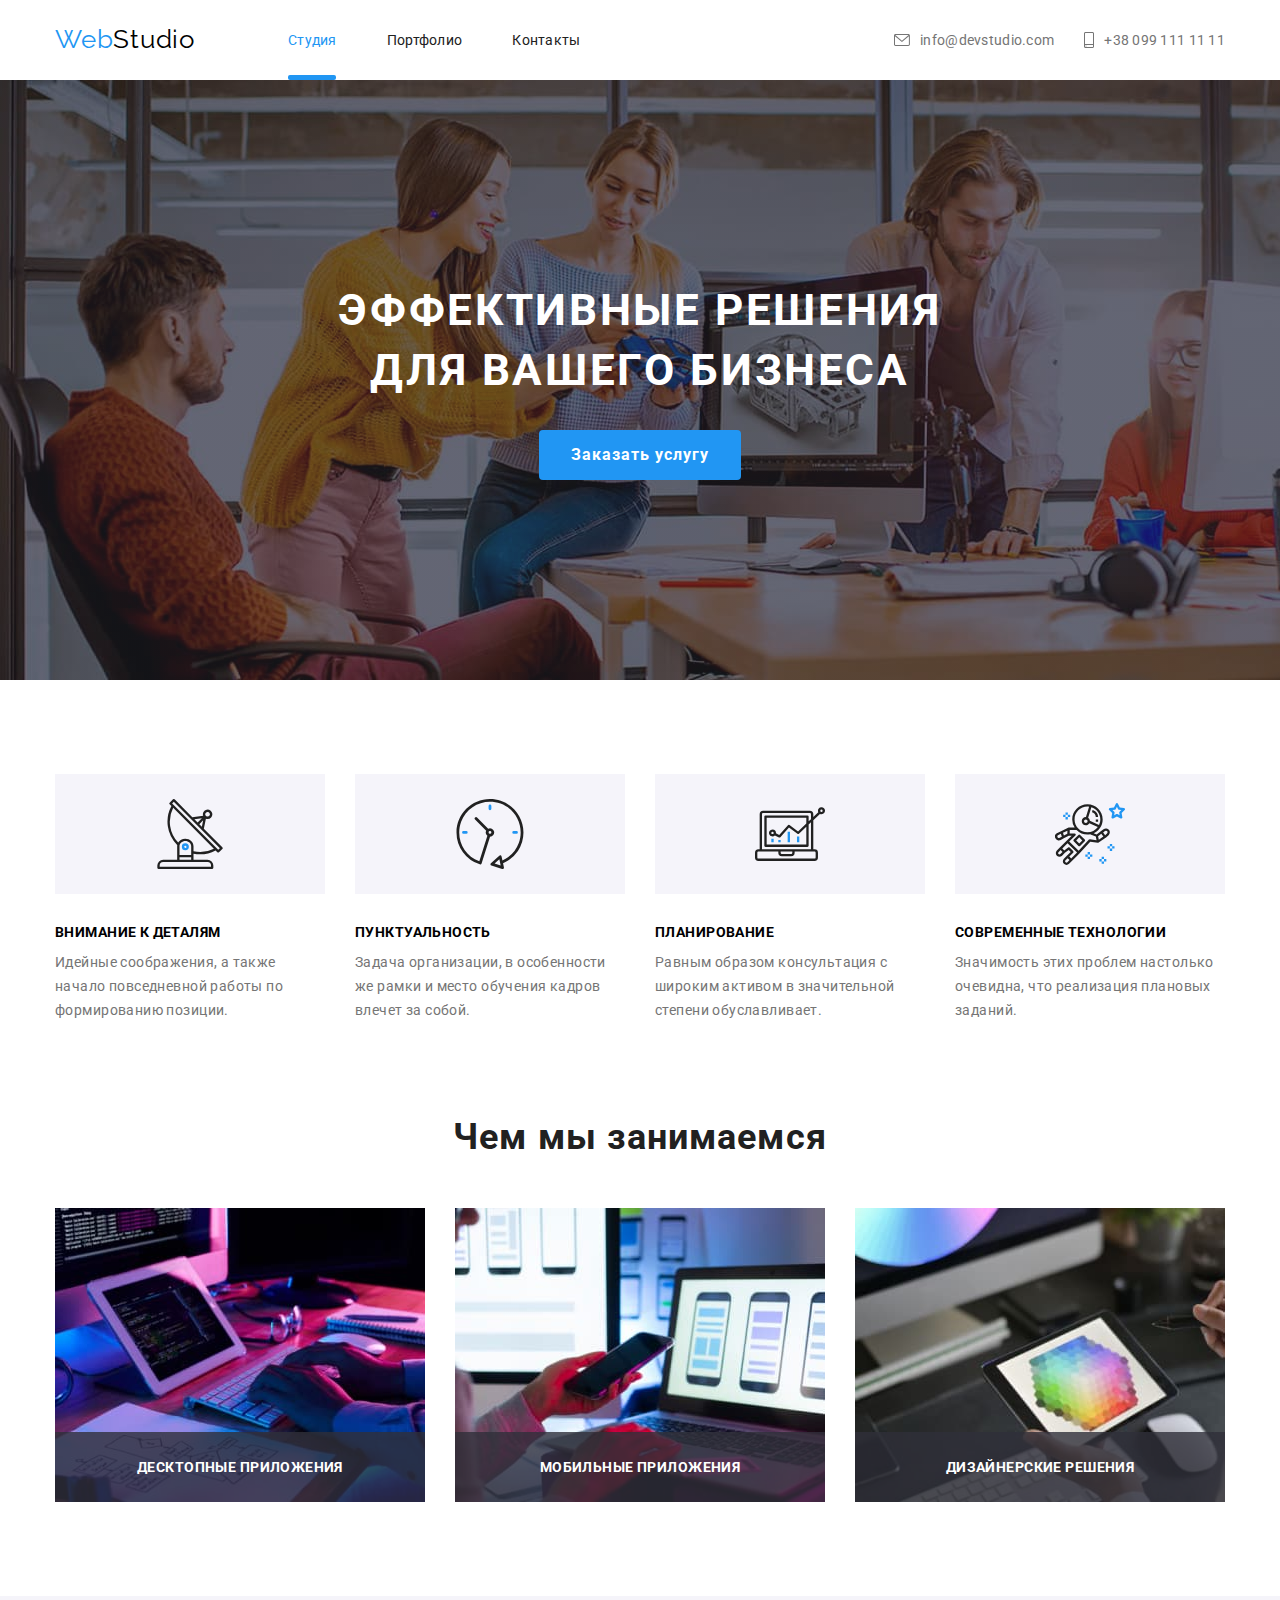
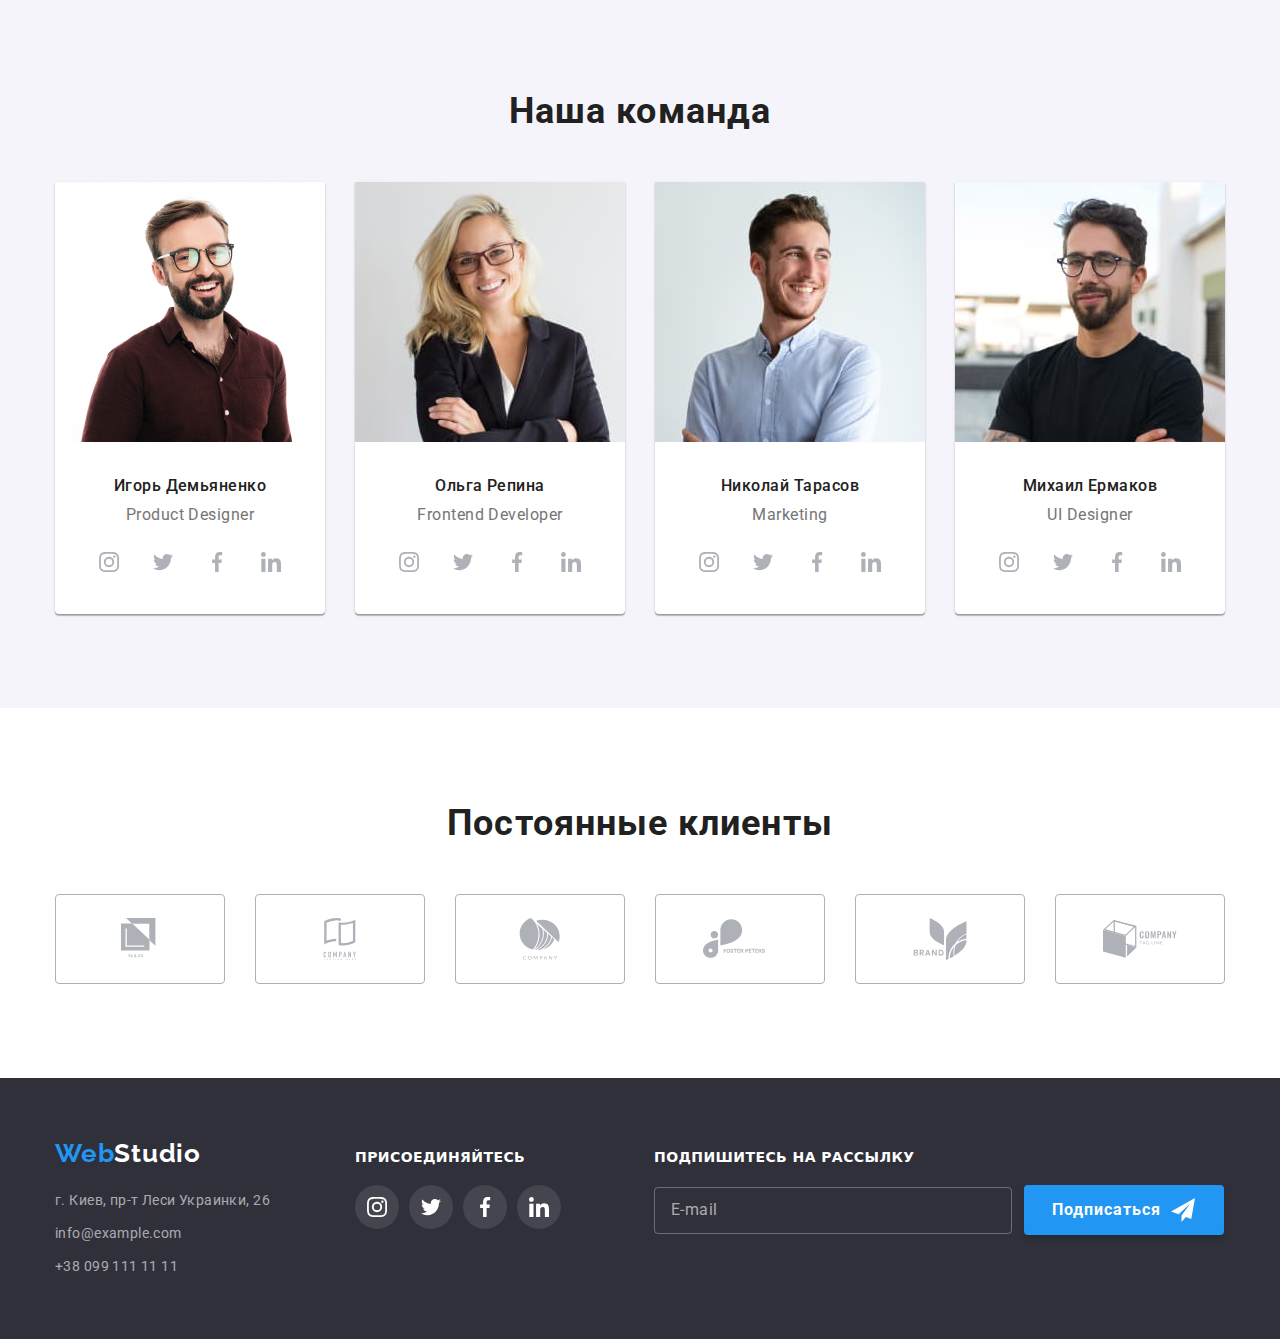
<file: index.html>
<!DOCTYPE html>
<html lang="en">
<head>
    <meta charset="UTF-8">
    <meta name="viewport" content="width=device-width, initial-scale=1.0">
    <title>goit-markup-hw-06</title>
    <link rel="stylesheet" href="./css/modern-normalize.css">
    <link rel="stylesheet" href="./css/index.css">
    <link rel="preconnect" href="https://fonts.gstatic.com">
    <link href="https://fonts.googleapis.com/css2?family=Raleway:wght@700&family=Roboto:wght@400;500;700;900&display=swap"
        rel="stylesheet">
</head>
<body>
    
    <header class="container header">
        <div class="navi-flex">
            <nav class="navigation">
                <a class="logo-text-frt" href="./index.html"> <span class="logo">Web</span>Studio</a>
                <ul class="site-nav">
                    <li class="item"> 
                        
                            <a class="nav-text-s position" href="./index.html">Студия</a>
                        
                    </li>
                    <li class="item"><a href="./portfolio.html">Портфолио</a></li>
                    <li class="item"><a href="#"> Контакты</a></li>
                </ul>
            </nav>
            <ul class="contacts-list">
                <li> <a class="contacts mail contacts-hover" href="mailto:info@devstudio.com">
                    <svg class="icon-envelope contacts-hover">
                        <use href="./images/symbol-defs.svg#icon-envelope"></use>
                    </svg>
                    info@devstudio.com
            </a></li>
                <li><a class="contacts phone contacts-hover" href="#">
                    <svg class="icon-smartphone contacts-hover">
                        <use href="./images/symbol-defs.svg#icon-smartphone"></use>
                    </svg> 
                    +38 099 111 11 11
                </a>
            </li>
            </ul>
        </div>
    </header>
    
    <main>
        <!-- Герой -->
        <div class="hero-block centered back-settings">
            <section class=" hero   container">
            <h1 class="hero-title">Эффективные решения <br> для вашего бизнеса</h1>

            <button data-modal-open class="btn-title">Заказать услугу</button>

            <div class="backdrop is-hidden" data-modal>

                <div class="modal">
                    
                    <button class="modal-close" data-modal-close>
                        <svg class="modal-svg">
                            <use href="./images/sprite.svg#icon-close-black"></use>
                        </svg>
                    </button>

                    <form class="modal-form">
                    

                            <h3 class="form-title">Оставьте свои данные, мы вам перезвоним</h3>

                            <div class="form-align">

                                <div class="form-field">
                                    <label for="input-person" class="form-label">имя</label>
                                    <div class="input-thumb">
                                        <input class="input-form" type="text" name="name" id="input-person">
                                        <svg class="form-icon" width="18px" height="18px">
                                            <use href="./images/forms-symbols.svg#icon-person-black"></use>
                                        </svg>
                                    </div>
    
                                </div>
    
                                <div class="form-field">
                                    <label for="input-tel" class="form-label">телефон</label>
                                    <div class="input-thumb">
                                        <input class="input-form" type="tel" name="tel" id="input-tel">
                                        <svg class="form-icon" width="18px" height="18px">
                                            <use href="./images/forms-symbols.svg#icon-phone-black"></use>
                                        </svg>
                                    </div>
                                </div>
                                
                                
                                <div class="form-field">
                                    <label for="input-mail" class="form-label">почта</label>
                                    <div class="input-thumb">
                                        <input class="input-form" type="email" name="mail" id="input-mail">
                                        <svg class="form-icon" width="18px" height="18px">
                                            <use href="./images/forms-symbols.svg#icon-email-black"></use>
                                        </svg>
                                    </div>
                                </div>
                                
                                
                                <div class="form-field-text">
                                    <label class="form-label">комментарий
                                        <textarea class="text-form" name="comment" cols="30" rows="10" placeholder="Введите текст"></textarea>
                                    </label>
                                    
                                </div>

                                <div class="form-policy">
                                    <label class="policy">
                                        <input class="checkbox" type="checkbox" name="accept">
                                        <svg class="check-icon" width="16px" height="15px">
                                            <use href="./images/forms-symbols.svg#icon-icon-check"></use>
                                        </svg>
                                        Cоглашаюсь с рассылкой и принимаю <a href="#">Условия договора</a> 
                                        
                                    </label>
                                    
                                </div>
                            </div>

                            <button class="form-btn" type="submit">отправить</button>
                    </form>


                </div>
            </div>

        </section>
        </div>
        
    </main>
        <!-- Преимущества -->
    <section>
    <div class="container">
        <h2 class=" advant-title visually-hidden">Преимущества</h2>
        <ul class="section-list-advant">
            <li class="item">
                <div class="icon-container">
                    <svg class="advant-icon">
                        <use href="./images/symbol-defs.svg#icon-antenna"></use>
                    </svg>
                </div>
                <h3 class="title-text-list title-font-list">Внимание к деталям</h3>
                <p class="text">Идейные соображения, а также<br> начало повседневной работы по формированию позиции.</p>
            </li>
            <li class="item">
                <div class="icon-container">
                    <svg class="advant-icon">
                        <use href="./images/symbol-defs.svg#icon-clock"></use>
                    </svg>
                </div>
                <h3 class="title-text-list title-font-list">Пунктуальность</h3>
                <p class="text">Задача организации, в особенности<br> же рамки и место обучения кадров влечет за собой.</p>
            </li>
            
            <li class="item">
                <div class="icon-container">
                    <svg class="advant-icon">
                        <use href="./images/symbol-defs.svg#icon-diagram"></use>
                    </svg>
                </div>
                <h3 class="title-text-list title-font-list">Планирование</h3>
                <p class="text">Равным образом консультация с<br> широким активом в значительной степени обуславливает.</p>
            </li>
            
            <li class="item">
                <div class="icon-container">
                    <svg class="advant-icon">
                        <use href="./images/symbol-defs.svg#icon-astronaut"></use>
                    </svg>
                </div>
                <h3 class="title-text-list title-font-list">Современные технологии</h3>
                <p class="text">Значимость этих проблем настолько<br> очевидна, что реализация плановых заданий.</p>
            </li>
        </ul>
        
    
</div>
    </section>
        
        <!-- Чем занимаются -->
    <section>
        <div class="container">
        <h2 class="title-text centered title-font">Чем мы занимаемся</h2>
        <ul class="section-list">

                <li class="product-thumb">
                    <img src="./images/box1.jpg" width="370" alt="Работа с кодом">
                    <p class="product-thumb-text">десктопные приложения</p>
                </li>
            
        
                <li class="product-thumb">
                    <img src="./images/box2.jpg" width="370" alt="Адаптация мобильной версии">
                        <p class="product-thumb-text">мобильные приложения</p>
                </li>
            
    
            
                <li class="product-thumb">
                    <img src="./images/box3.jpg" width="370" alt="Цветовая палитра">
                    <p class="product-thumb-text">дизайнерские решения</p>
                </li>
        
    
            
        </ul>
    </div>
    </section>
       
        <!-- Команда мечты -->
    <section class="back-color">
        <div class="container">
        <h2 class="title-text centered title-font back-padd">Наша команда</h2>
        <ul class="section-list-team centered">
            <li class="card-item">
                <img src="./images/img1.jpg" width="270" alt="фото">
                <h3 class="title-text-name title-font-name">Игорь Демьяненко</h3>
                <p class="p-text">Product Designer</p>
                <ul class="social-list">
                <li class="soc-item">
                    <a class="soc-link" href="#">
                    <svg class="soc-icon">
                        <use href="./images/symbol-defs.svg#icon-instagram">
                        </use>
                    </svg>
                    </a>
                </li>
                <li class="soc-item">
                    <a class="soc-link" href="#">
                    <svg class="soc-icon">
                        <use href="./images/symbol-defs.svg#icon-twitter">
                        </use>
                    </svg>
                    </a>
                </li>
                <li class="soc-item">
                    <a class="soc-link" href="#">
                    <svg class="soc-icon">
                        <use href="./images/symbol-defs.svg#icon-facebook">
                        </use>
                    </svg>
                    </a>
                </li>
                <li class="soc-item">
                    <a class="soc-link" href="#">
                    <svg class="soc-icon">
                        <use href="./images/symbol-defs.svg#icon-linkedin">
                        </use>
                    </svg>
                    </a>
                </li>
                </ul>
                  
            </li>
            <li class="card-item">
                <img src="./images/img2.jpg" width="270" alt="фото">
                <h3 class="title-text-name title-font-name">Ольга Репина</h3>
                <p class="p-text">Frontend Developer</p>
                <ul class="social-list">
                    <li class="soc-item">
                        <a class="soc-link" href="#">
                        <svg class="soc-icon">
                            <use href="./images/symbol-defs.svg#icon-instagram">
                            </use>
                        </svg>
                        </a>
                    </li>
                    <li class="soc-item">
                        <a class="soc-link" href="#">
                        <svg class="soc-icon">
                            <use href="./images/symbol-defs.svg#icon-twitter">
                            </use>
                        </svg>
                        </a>
                    </li>
                    <li class="soc-item">
                        <a class="soc-link" href="#">
                        <svg class="soc-icon">
                            <use href="./images/symbol-defs.svg#icon-facebook">
                            </use>
                        </svg>
                        </a>
                    </li>
                    <li class="soc-item">
                        <a class="soc-link" href="#">
                        <svg class="soc-icon">
                            <use href="./images/symbol-defs.svg#icon-linkedin">
                            </use>
                        </svg>
                        </a>
                    </li>
                </ul>
            
            </li>
            <li class="card-item">
                <img src="./images/img3.jpg" width="270" alt="фото">
                <h3 class="title-text-name title-font-name">Николай Тарасов</h3>
                <p class="p-text">Marketing</p>
                <ul class="social-list">
                    <li class="soc-item">
                        <a class="soc-link" href="#">
                        <svg class="soc-icon">
                            <use href="./images/symbol-defs.svg#icon-instagram">
                            </use>
                        </svg>
                        </a>
                    </li>
                    <li class="soc-item">
                        <a class="soc-link" href="#">
                        <svg class="soc-icon">
                            <use href="./images/symbol-defs.svg#icon-twitter">
                            </use>
                        </svg>
                        </a>
                    </li>
                    <li class="soc-item">
                        <a class="soc-link" href="#">
                        <svg class="soc-icon">
                            <use href="./images/symbol-defs.svg#icon-facebook">
                            </use>
                        </svg>
                        </a>
                    </li>
                    <li class="soc-item">
                        <a class="soc-link" href="#">
                        <svg class="soc-icon">
                            <use href="./images/symbol-defs.svg#icon-linkedin">
                            </use>
                        </svg>
                        </a>
                    </li>
                </ul>
            </li>
            <li class="card-item">
                <img src="./images/img4.jpg" width="270" alt="фото">
                <h3 class="title-text-name title-font-name">Михаил Ермаков</h3>
                <p class="p-text">UI Designer</p>
                <ul class="social-list">
                    <li class="soc-item">
                        <a class="soc-link" href="#">
                            <svg class="soc-icon">
                                <use href="./images/symbol-defs.svg#icon-instagram">
                                </use>
                            </svg>
                        </a>
                    </li>
                    <li class="soc-item">
                        <a class="soc-link" href="#">
                            <svg class="soc-icon">
                                <use href="./images/symbol-defs.svg#icon-twitter">
                                </use>
                            </svg>
                        </a>
                    </li>
                    <li class="soc-item">
                        <a class="soc-link" href="#">
                            <svg class="soc-icon">
                                <use href="./images/symbol-defs.svg#icon-facebook">
                                </use>
                            </svg>
                        </a>
                    </li>
                    <li class="soc-item">
                        <a class="soc-link" href="#">
                            <svg class="soc-icon">
                                <use href="./images/symbol-defs.svg#icon-linkedin">
                                </use>
                            </svg>
                        </a>
                    </li>
                </ul>
            </li>
            
        </ul>
    </div>
    </section>
        <!-- Клиенты -->
    <section>
        <div class="container">
            <h2 class="title-text centered title-font">Постоянные клиенты</h2>
            <ul class="clients-list">
                <li>
                    <a class="clients-link clients-hover" href="#">
                            <svg class="clients-logo clients-hover">
                                <use href="./images/symbol-defs.svg#icon-logo1"></use>
                            </svg>
                    </a>
                </li>
                <li>
                    <a class="clients-link clients-hover" href="#">
                        <svg class="clients-logo clients-hover">
                            <use href="./images/symbol-defs.svg#icon-logo2"></use>
                        </svg>
                    </a>
                </li>
                <li>
                    <a class="clients-link clients-hover" href="#">
                        <svg class="clients-logo clients-hover">
                            <use href="./images/symbol-defs.svg#icon-logo3"></use>
                        </svg>
                    </a>
                </li>
                <li>
                    <a class="clients-link clients-hover" href="#">
                        <svg class="clients-logo clients-hover">
                            <use href="./images/symbol-defs.svg#icon-logo4"></use>
                        </svg>
                    </a>
                </li>
                <li>
                    <a class="clients-link clients-hover" href="#">
                        <svg class="clients-logo clients-hover">
                            <use href="./images/symbol-defs.svg#icon-logo5"></use>
                        </svg>
                    </a>
                </li>
                <li>
                    <a class="clients-link clients-hover" href="#">
                        <svg class="clients-logo clients-hover">
                            <use href="./images/symbol-defs.svg#icon-logo6"></use>
                        </svg>
                    </a>
                </li>
            </ul>
        </div>
    </section>
        
        <!-- Контактные данные -->
        <footer class="bcg-section">
            <div class="container">
                <div class="footer">
                    <div class="address-container">
                        <h3 class="logo-text">Web<span class="logo-footer">Studio</span>
                        </h3>
                        <address class="footer-address">
                            <p><a class="a-title" href="#">г. Киев, пр-т Леси Украинки, 26</a></p>
                            <ul class="footer-list">
                                <li><a class="addres" href="mailto:info@example.com">info@example.com</a></li>
                                <li><a class="addres" href="tel:+380991111111">+38 099 111 11 11</a></li>
                            </ul>
                        </address>
                    </div>
        
                    <div class="soc-link-container">
                        <section class="connect-section">
                            <h3 class="soc-title">присоединяйтесь</h3>
                            <ul class="soc-link-list">
                                <li>
                                    <a class="social-link soc-item" href="#">
                                        <svg class="soc-icon">
                                            <use href="./images/symbol-defs.svg#icon-instagram"></use>
                                        </svg>
                                    </a>
                                </li>
                                <li>
                                    <a class="social-link soc-item" href="#">
                                        <svg class="soc-icon">
                                            <use href="./images/symbol-defs.svg#icon-twitter"></use>
                                        </svg>
                                    </a>
                                </li>
                                <li>
                                    <a class="social-link soc-item" href="#">
                                        <svg class="soc-icon">
                                            <use href="./images/symbol-defs.svg#icon-facebook"></use>
                                        </svg>
                                    </a>
                                </li>
                                <li>
                                    <a class="social-link soc-item" href="#">
                                        <svg class="soc-icon">
                                            <use href="./images/symbol-defs.svg#icon-linkedin"></use>
                                        </svg>
                                    </a>
                                </li>
                            </ul>
                        </section>
                    </div>
                    <div class="subscribe-thumb">
                        <form class="subscribe-form">
                            <h3 class="soc-title">подпишитесь на рассылку</h3>
                            <div class="subscribe-line">
                                <label>
                                    <input class="input-subscribe" type="email" name="mail" placeholder="E-mail">
        
                                </label>
        
                                <button class="form-btn-subscribe" type="submit">Подписаться
                                    <svg class="subscribe-icon" width="24px" height="24px">
                                        <use href="./images/forms-symbols.svg#icon-icon-send"></use>
                                    </svg>
                                </button>
        
                            </div>
        
                        </form>
                    </div>
        
                </div>
        
            </div>
        
        
        
        
        </footer>
        
    <script src="./js/modal.js"></script>
</body>
</html>
</file>
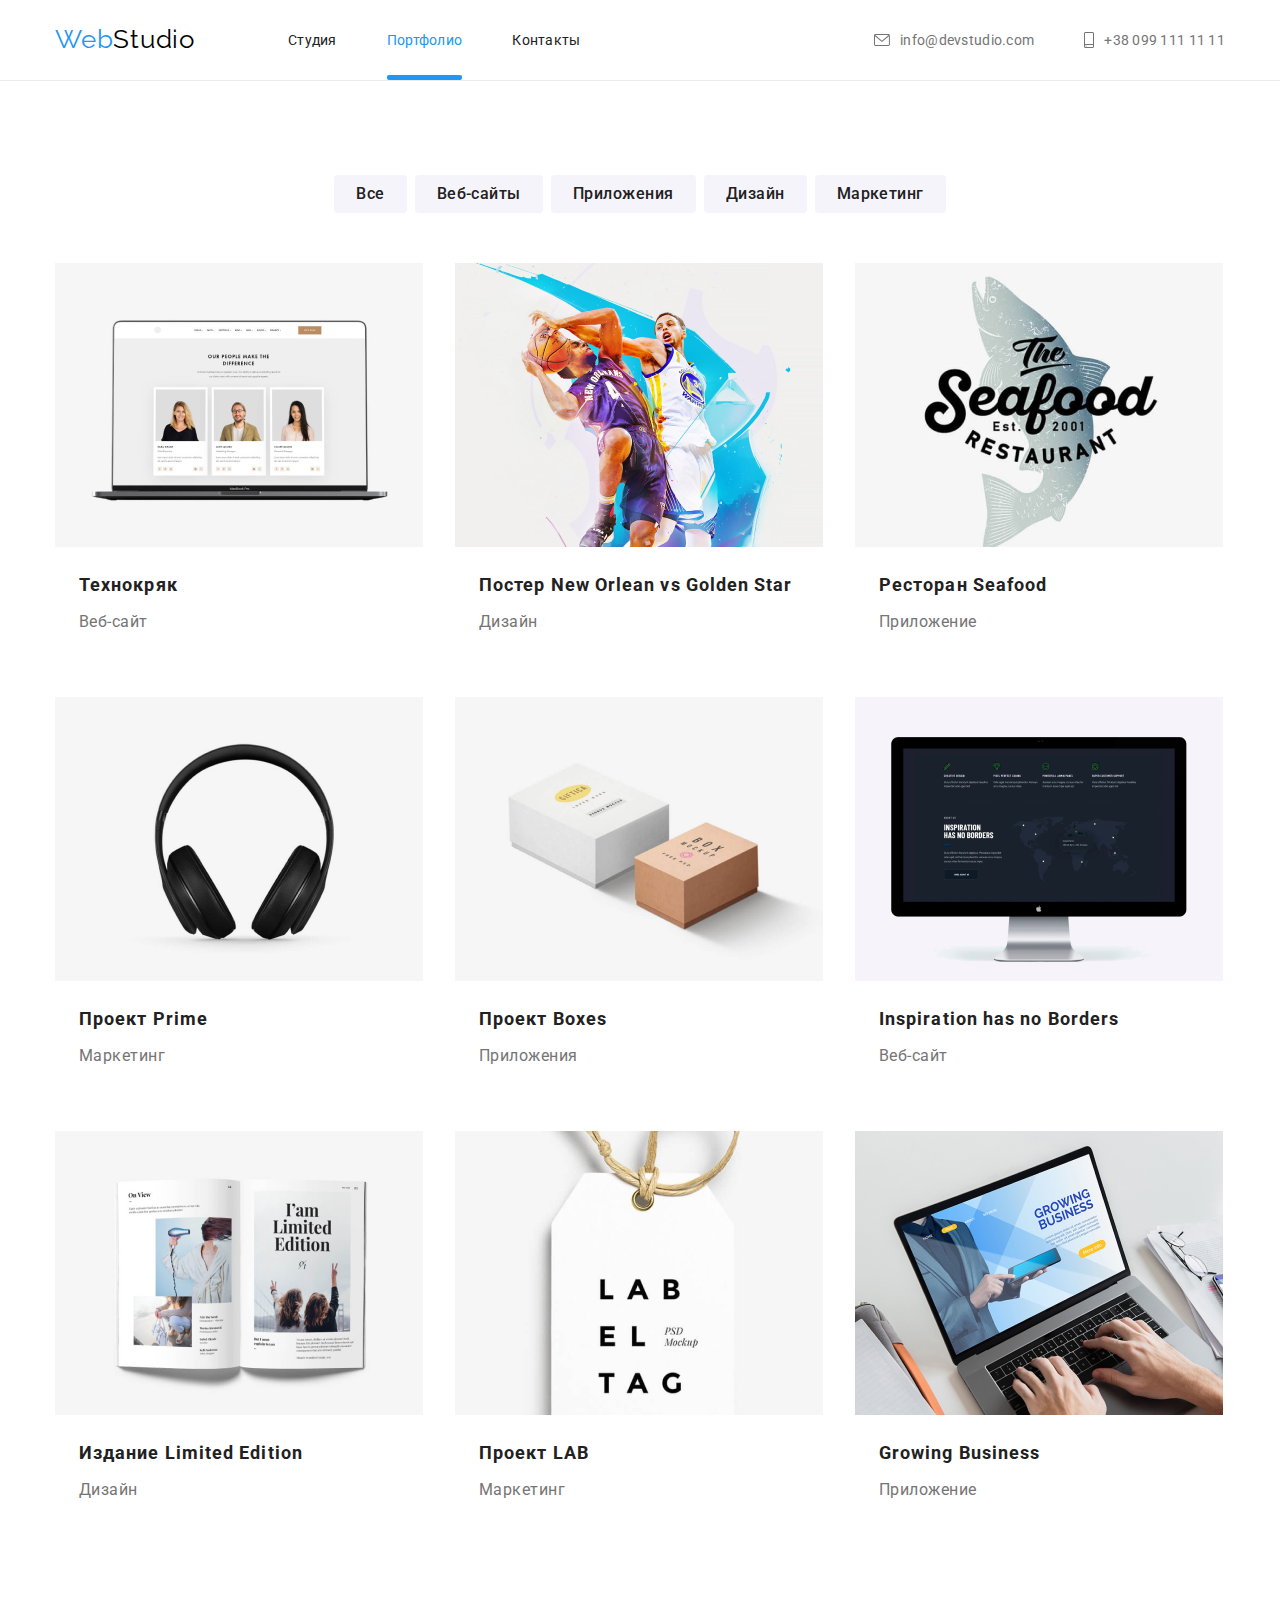
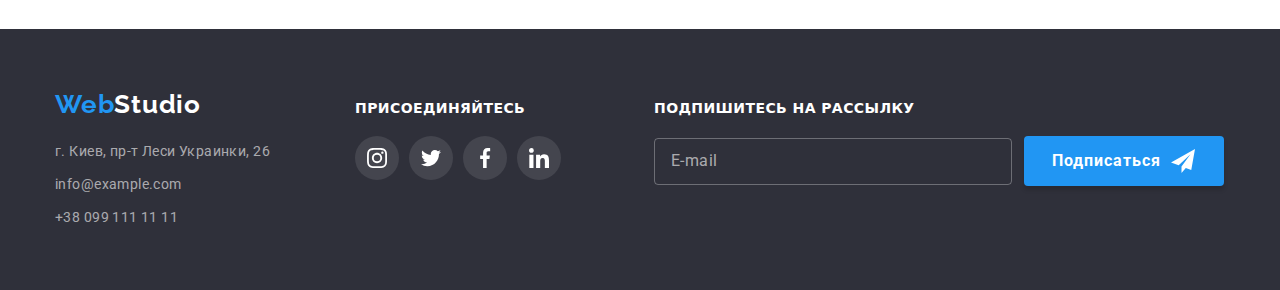
<file: portfolio.html>
<!DOCTYPE html>
<html lang="en">
<head>
    <meta charset="UTF-8">
    <meta name="viewport" content="width=device-width, initial-scale=1.0">
    <title>portfolio</title>
    <link rel="stylesheet" href="./css/modern-normalize.css">
    <link rel="stylesheet" href="./css/portfolio.css">
    <link rel="preconnect" href="https://fonts.gstatic.com">
    <link href="https://fonts.googleapis.com/css2?family=Raleway:wght@700&family=Roboto:wght@400;500;700;900&display=swap"
        rel="stylesheet">
    
</head>
<body>
    <!-- Хэдэр -->
   <header class="header">
        <div class="navi-flex">
            <nav class="navigation">
                <a class="logo-text-frt" href="./index.html"> <span class="logo">Web</span>Studio</a>
                <ul class="site-nav">
                    <li class="item"><a href="./index.html">Студия</a></li>
                    <li class="item"><a class="nav-text-s position" href="./portfolio.html">Портфолио</a></li>
                    <li class="item"><a href="#"> Контакты</a></li>
                </ul>
            </nav>
            <ul class="contacts-list">
                <li> <a class="contacts mail contacts-hover" href="mailto:info@devstudio.com">
                    <svg class="icon-envelope contacts-hover">
                        <use href="./images/symbol-defs.svg#icon-envelope"></use>
                    </svg>
                    info@devstudio.com
            </a></li>
                <li><a class="contacts phone contacts-hover" href="#">
                    <svg class="icon-smartphone contacts-hover">
                        <use href="./images/symbol-defs.svg#icon-smartphone"></use>
                    </svg> 
                    +38 099 111 11 11
                </a>
            </li>
            </ul>
        </div>
    </header>
    <!-- Портфолио -->
    <section>
        <h1 class="portfolio-title visually-hidden">портфолио</h1>
    <div class="container">
        <div class="btn-indent"> 
            <ul class="btn-container">
                <li class="btn-space">
                    <button type="button" class="btn btn-font">Все</button>
                </li>
                <li class="btn-space">
                    <button type="button" class="btn btn-font">Веб-сайты</button>
                </li>
                <li class="btn-space">
                    <button type="button" class="btn btn-font">Приложения</button>
                </li>
                <li class="btn-space">
                    <button type="button" class="btn btn-font">Дизайн</button>
                </li>
                <li class="btn-space">
                    <button type="button" class="btn btn-font">Маркетинг</button>
                </li>
            </ul>
        </div>
        
        <div class="projects-container">
            <ul class="cards-list">
                <li class="cards-item">
                    <a class="card" href="">
                    <div class="hover-thumb">
                        <div class="overlay-img">
                            <img src="./images/p.jpg" width="370" alt="ноутбук">
                            
                            <div class="overlay-text">
                                <p class="paragraph-text">
                                    Технокряк это современная площадка распространения коронавируса. Компании используют эту платформу для цифрового
                                    шпионажа и атак на защищённые сервера конкурентов.
                                </p>
                            </div>
                                
                        </div>
                    </div>
                                <div class="card-text">
                                    <h2 class="title">Технокряк</h2>
                                    <p class="text">Веб-сайт</p>
                                </div>
                                </a>
                                
                </li>
                <li class="cards-item">
                    <a class="card" href="">
                    <div class="hover-thumb">
                        <div class="overlay-img">
                        <img src="./images/p1.jpg" width="370" alt="баскет">
                            <div class="overlay-text">
                                <p class="paragraph-text">
                                    Lorem ipsum dolor sit amet consectetur adipisicing elit. Consequatur non facilis saepe porro labore quisquam neque, similique quo consectetur inventore minima laborum, impedit voluptatibus sed.
                                </p>
                            </div>
                        </div>
                    </div>


                    <div class="card-text">
                        <h2 class="title">Постер New Orlean vs Golden Star</h2>
                        <p class="text">Дизайн</p>
                    </div>
                    </a>
                </li>

                <li class="cards-item">
                    <a class="card" href="">
                        <div class="hover-thumb">
                            <div class="overlay-img">
                                <img src="./images/p2.jpg" width="370" alt="баскет">
                                <div class="overlay-text">
                                    <p class="paragraph-text">
                                        Lorem ipsum dolor sit amet consectetur adipisicing elit. Consequatur non facilis saepe porro labore
                                        quisquam neque, similique quo consectetur inventore minima laborum, impedit voluptatibus sed.
                                    </p>
                                </div>
                            </div>
                        </div>
                        <div class="card-text">
                        <h2 class="title">Ресторан Seafood</h2>
                        <p class="text">Приложение</p>
                        </div>
                    </a>
                </li>

                <li class="cards-item">
                    <a class="card" href="">
                        <div class="hover-thumb">
                            <div class="overlay-img">
                                <img src="./images/p3.jpg" width="370" alt="баскет">
                                <div class="overlay-text">
                                    <p class="paragraph-text">
                                        Lorem ipsum dolor sit amet consectetur adipisicing elit. Consequatur non facilis saepe porro labore
                                        quisquam neque, similique quo consectetur inventore minima laborum, impedit voluptatibus sed.
                                    </p>
                                </div>
                            </div>
                        </div>
                    <div class="card-text">
                        <h2 class="title">Проект Prime</h2>
                        <p class="text">Маркетинг</p>
                    </div>
                    </a>
                </li>

                <li class="cards-item">
                    <a class="card" href="">
                        <div class="hover-thumb">
                            <div class="overlay-img">
                                <img src="./images/p4.jpg" width="370" alt="баскет">
                                <div class="overlay-text">
                                    <p class="paragraph-text">
                                        Lorem ipsum dolor sit amet consectetur adipisicing elit. Consequatur non facilis saepe porro labore
                                        quisquam neque, similique quo consectetur inventore minima laborum, impedit voluptatibus sed.
                                    </p>
                                </div>
                            </div>
                        </div>

                    <div class="card-text">
                        <h2 class="title">Проект Boxes</h2>
                        <p class="text">Приложения</p>
                    </div>
                   </a>
                </li>

                <li class="cards-item">
                    <a class="card" href="">
                        <div class="hover-thumb">
                            <div class="overlay-img">
                                <img src="./images/p5.jpg" width="370" alt="баскет">
                                <div class="overlay-text">
                                    <p class="paragraph-text">
                                        Lorem ipsum dolor sit amet consectetur adipisicing elit. Consequatur non facilis saepe porro labore
                                        quisquam neque, similique quo consectetur inventore minima laborum, impedit voluptatibus sed.
                                    </p>
                                </div>
                            </div>
                        </div>

                    <div class="card-text">
                        <h2 class="title">Inspiration has no Borders</h2>
                        <p class="text">Веб-сайт</p>
                    </div>
                    </a>
                </li>

                <li class="cards-item">
                    <a class="card" href="">
                        <div class="hover-thumb">
                            <div class="overlay-img">
                                <img src="./images/p6.jpg" width="370" alt="баскет">
                                <div class="overlay-text">
                                    <p class="paragraph-text">
                                        Lorem ipsum dolor sit amet consectetur adipisicing elit. Consequatur non facilis saepe porro labore
                                        quisquam neque, similique quo consectetur inventore minima laborum, impedit voluptatibus sed.
                                    </p>
                                </div>
                            </div>
                        </div>

                    <div class="card-text">
                        <h2 class="title">Издание Limited Edition</h2>
                        <p class="text">Дизайн</p>
                    </div>
                    </a>
                </li>

                <li class="cards-item">
                    <a class="card" href="">
                        <div class="hover-thumb">
                            <div class="overlay-img">
                                <img src="./images/p7.jpg" width="370" alt="баскет">
                                <div class="overlay-text">
                                    <p class="paragraph-text">
                                        Lorem ipsum dolor sit amet consectetur adipisicing elit. Consequatur non facilis saepe porro labore
                                        quisquam neque, similique quo consectetur inventore minima laborum, impedit voluptatibus sed.
                                    </p>
                                </div>
                            </div>
                        </div>

                    <div class="card-text">
                        <h2 class="title">Проект LAB</h2>
                        <p class="text">Маркетинг</p>
                    </div>
                    </a>
                </li>

                <li class="cards-item">
                    <a class="card" href="">
                        <div class="hover-thumb">
                            <div class="overlay-img">
                                <img src="./images/p8.jpg" width="370" alt="баскет">
                                <div class="overlay-text">
                                    <p class="paragraph-text">
                                        Lorem ipsum dolor sit amet consectetur adipisicing elit. Consequatur non facilis saepe porro labore
                                        quisquam neque, similique quo consectetur inventore minima laborum, impedit voluptatibus sed.
                                    </p>
                                </div>
                            </div>
                        </div>

                    <div class="card-text">
                        <h2 class="title">Growing Business</h2>
                        <p class="text">Приложение</p>
                    </div>
                    </a>
                    
                </li>
            </ul>
        </div>
        
    </div>
            
    </section>
    <!-- Футер -->
    <footer class="bcg-section">
        <div class="container">
            <div class="footer">
                <div class="address-container">
                    <h3 class="logo-text">Web<span class="logo-footer">Studio</span>
                    </h3>
                    <address class="footer-address">
                        <p><a class="a-title" href="#">г. Киев, пр-т Леси Украинки, 26</a></p>
                        <ul class="footer-list">
                            <li><a class="addres" href="mailto:info@example.com">info@example.com</a></li>
                            <li><a class="addres" href="tel:+380991111111">+38 099 111 11 11</a></li>
                        </ul>
                    </address>
                </div>
    
                <div class="soc-link-container">
                    <section class="connect-section">
                        <h3 class="soc-title">присоединяйтесь</h3>
                        <ul class="soc-link-list">
                            <li>
                                <a class="social-link soc-item" href="#">
                                    <svg class="soc-icon">
                                        <use href="./images/symbol-defs.svg#icon-instagram"></use>
                                    </svg>
                                </a>
                            </li>
                            <li>
                                <a class="social-link soc-item" href="#">
                                    <svg class="soc-icon">
                                        <use href="./images/symbol-defs.svg#icon-twitter"></use>
                                    </svg>
                                </a>
                            </li>
                            <li>
                                <a class="social-link soc-item" href="#">
                                    <svg class="soc-icon">
                                        <use href="./images/symbol-defs.svg#icon-facebook"></use>
                                    </svg>
                                </a>
                            </li>
                            <li>
                                <a class="social-link soc-item" href="#">
                                    <svg class="soc-icon">
                                        <use href="./images/symbol-defs.svg#icon-linkedin"></use>
                                    </svg>
                                </a>
                            </li>
                        </ul>
                    </section>
                </div>
                <div class="subscribe-thumb">
                    <form class="subscribe-form">
                        <h3 class="soc-title">подпишитесь на рассылку</h3>
                        <div class="subscribe-line">
                            <label>
                                <input class="input-subscribe" type="email" name="mail" placeholder="E-mail">
    
                            </label>
    
                            <button class="form-btn-subscribe" type="submit">Подписаться
                                <svg class="subscribe-icon" width="24px" height="24px">
                                    <use href="./images/forms-symbols.svg#icon-icon-send"></use>
                                </svg>
                            </button>
    
                        </div>
    
                    </form>
                </div>
    
            </div>
    
        </div>
    
    
    
    
    </footer>
</body>
</html>
</file>
<file: css/index.css>
:root {
  --white-text: rgba(255, 255, 255, 1);
  --white-text03: rgba(255, 255, 255, 0.3);
  --white-text06: rgba(255, 255, 255, 0.6);
  --black-text: rgba(33, 33, 33, 1);
  --blue-hover: rgba(33, 150, 243, 1);
  --grey-text: rgba(117, 117, 117, 1);
  --gray-text05: rgba(117, 117, 117, 0.5);
  --white-border: rgba(236, 236, 236, 1);
  --white-back: rgba(245, 244, 250, 1);
  --back-gradient: rgba(47, 48, 58, 0.4);
  --social-link: rgba(175, 177, 184, 1);
  --black-gradient08: rgba(47, 48, 58, 0.8);
  --modal-overlay: rgba(0, 0, 0, 0.2);
}
html {
  overflow-x: hidden;
}

.visually-hidden {
  position: absolute;
  width: 1px;
  height: 1px;
  margin: -1px;
  border: 0;
  padding: 0;

  white-space: nowrap;
  clip-path: inset(100%);
  clip: rect(0 0 0 0);
  overflow: hidden;
}

li {
  list-style-type: none;
}

/* Утилитарти */
.container {
  margin: 0 auto;
  padding: 0 15px;
  width: 1200px;
  /* outline: solid 2px tomato; */
}
.title-font-list {
  font-family: Roboto;
  font-style: normal;
  font-weight: bold;
  font-size: 14px;
  line-height: 16px;
  letter-spacing: 0.03em;
  text-transform: uppercase;
}
.title-font {
  font-family: Roboto;
  font-style: normal;
  font-weight: bold;
  font-size: 36px;
  line-height: 42px;
  text-align: center;
  letter-spacing: 0.03em;
}
.title-font-name {
  font-family: Roboto;
  font-style: normal;
  font-weight: 500;
  font-size: 16px;
  line-height: 19px;
  letter-spacing: 0.03em;
}

.bcg-section {
  background-color: rgba(47, 48, 58, 1);
}

.centered {
  text-align: center;
}

/* Навигация */
.navi-flex {
  display: flex;
  justify-content: space-between;
}
.navigation {
  display: flex;
  flex-direction: row;
}

.logo {
  color: var(--blue-hover);
  font-family: 'Raleway', sans-serif;
  font-style: normal;
  font-size: 26px;
  line-height: 31px;
  letter-spacing: 0.03em;
}
.logo-text-frt {
  display: inline-block;
  padding-top: 24px;
  padding-bottom: 25px;
  font-family: 'Raleway', sans-serif;
  font-size: 26px;
  line-height: 31px;
  letter-spacing: 0.03em;
  color: rgba(0, 0, 0, 1);
  text-decoration: none;
}

.site-nav a {
  display: block;
  padding: 32px 0;
}

.position {
  display: block;
  position: relative;
}

.position::after {
  content: '';
  position: absolute;
  display: block;
  width: 48px;
  height: 5px;
  bottom: 0;

  border-radius: 2px;
  background-color: var(--blue-hover);
}

.logo-text {
  color: var(--blue-hover);
  font-family: 'Raleway', sans-serif;
  font-style: normal;
  font-size: 26px;
  line-height: 31px;
  letter-spacing: 0.03em;
  text-decoration: none;
  margin: 0;
}

.site-nav {
  display: flex;
  align-items: center;
  margin: 0;
  margin-left: 93px;
  padding: 0;
}
.site-nav .item:not(:last-child) {
  margin-right: 50px;
}

.site-nav a {
  color: var(--black-text);
  font-family: 'Roboto', sans-serif;
  font-style: normal;
  font-size: 14px;
  line-height: 16px;
  letter-spacing: 0.02em;
  text-decoration: none;
}
.site-nav a:hover,
.site-nav a:focus {
  color: var(--blue-hover);
}
.contacts {
  color: var(--grey-text);
  font-family: 'Roboto', sans-serif;
  font-style: normal;
  font-size: 14px;
  line-height: 16px;
  letter-spacing: 0.02em;
  text-decoration: none;
}

.contacts-hover:hover,
.contacts-hover:focus {
  color: var(--blue-hover);
  fill: var(--blue-hover);
}

.contacts-list {
  display: flex;
  align-items: center;
  padding: 0;
  margin-top: 0;
  margin-bottom: 0;
  margin-left: auto;
}
.contacts-list .mail {
  margin-right: 30px;
  display: flex;
  justify-content: center;
  align-items: center;
}
.icon-envelope {
  width: 16px;
  height: 12px;
  margin-right: 10px;
  fill: currentColor;
}

.contacts-list .phone {
  display: flex;
  justify-content: center;
  align-items: center;
}
.icon-smartphone {
  width: 10px;
  height: 16px;
  margin-right: 10px;
  fill: currentColor;
}

.site-nav .nav-text-s {
  color: var(--blue-hover);
  font-family: 'Roboto', sans-serif;
  font-style: normal;
  font-size: 14px;
  line-height: 16px;
  letter-spacing: 0.02em;
  text-decoration: none;
}
/* Герой */
.hero-block {
  margin-left: auto;
  margin-right: auto;
  max-width: 1600px;
  /* outline: solid 2px tomato; */
}
.back-settings {
  background-size: cover;
  background-repeat: no-repeat;
  background-color: rgba(47, 48, 58, 1);
  background-image: linear-gradient(
      to right,
      rgba(47, 48, 58, 0.4),
      rgba(47, 48, 58, 0.4)
    ),
    url('../images/bcg.jpg');
}
.hero {
  margin: 0 auto;
  padding: 0 15px;
  width: 1200px;
  height: 600px;
}

.backdrop {
  position: fixed;
  top: 0;
  left: 0;

  width: 100%;
  height: 100%;

  background-color: var(--modal-overlay);

  opacity: 1;

  transition: opacity 250ms cubic-bezier(0.4, 0, 0.2, 1);
  z-index: 2;
}

.backdrop.is-hidden {
  opacity: 0;
  pointer-events: none;
}

.modal {
  position: absolute;
  top: 50%;
  left: 50%;

  border-radius: 4px;

  min-width: 528px;
  min-height: 582px;

  background-color: #fff;

  transform: translate(-50%, -50%) scale(1);
  transition: opacity 250ms cubic-bezier(0.4, 0, 0.2, 1);
}

.modal-close {
  position: absolute;
  display: flex;
  justify-content: center;
  align-items: center;
  right: 0;
  border-color: rgba(0, 0, 0, 0.1);
  margin: 8px 8px 0 0;
  background-color: #fff;
  border-radius: 24px;
  width: 30px;
  height: 30px;
  padding: 0;
  cursor: pointer;
}

.modal-close:hover,
.modal-close:focus {
  fill: var(--blue-hover);
}

.modal-svg {
  width: 18px;
  height: 18px;
}

/* Forms */

.form-title {
  margin: 0 0 12px 0;
  font-family: Roboto;
  font-style: normal;
  font-weight: bold;
  font-size: 20px;
  line-height: 23px;
  text-align: center;
  letter-spacing: 0.03em;
  color: var(--black-text);

  /* padding-top: 40px; */
}

.form-align {
  text-align: start;
}

.form-label {
  text-transform: capitalize;
  margin-bottom: 4px;
}

.form-field,
.form-field-text label {
  font-family: Roboto;
  font-style: normal;
  font-weight: normal;
  font-size: 12px;
  line-height: 14px;
  letter-spacing: 0.01em;
  color: var(--grey-text);
}

.form-field {
  margin-bottom: 10px;
}

.modal-form {
  width: 528px;
  padding: 40px;
}

.input-form {
  border: 1px solid rgba(33, 33, 33, 0.2);
  height: 40px;
  width: 100%;
  padding-left: 35px;
  text-align: start;
  cursor: pointer;
}

.input-form,
.text-form {
  border-radius: 4px;
}

.input-thumb {
  position: relative;
}

.text-form,
.input-form:focus-within {
  border: 1px solid var(--blue-hover);
  outline-color: var(--blue-hover);
  border-radius: 4px;
}

.input-form:focus + .form-icon {
  fill: var(--blue-hover);
}

.form-icon {
  position: absolute;
  top: 50%;
  left: 12px;
  transform: translateY(-50%);
  fill: var(--black-text);
}

.input-thumb svg:focus {
  fill: var(--blue-hover);
}

.form-field,
.form-field-text {
  display: flex;
  flex-direction: column;
}

.form-field {
  margin-bottom: 10px;
}

.form-field-text {
  margin: 0;
}

.text-form {
  resize: none;
  border: 1px solid rgba(33, 33, 33, 0.2);
  width: 100%;
  padding: 12px 16px;
  margin-top: 4px;
  margin-bottom: 20px;
  height: 120px;
  cursor: pointer;
}

.text-form::placeholder {
  color: var(--gray-text05);
}

.form-policy a {
  color: var(--blue-hover);
}

.form-policy input {
  cursor: pointer;
}

.form-policy {
  margin-bottom: 30px;

  padding-left: 12px;
}

.policy {
  display: flex;
  align-items: center;

  font-family: Roboto;
  font-style: normal;
  font-weight: normal;
  font-size: 14px;
  line-height: 24px;
  letter-spacing: 0.03em;
  color: var(--grey-text);
}

.checkbox {
  position: absolute;
  appearance: none;
}

.check-icon {
  display: inline-block;
  border: 2px solid var(--black-text);
  border-radius: 2px;
  margin-right: 7px;
}
.checkbox:checked + .check-icon {
  border: transparent;
  border-color: var(--blue-hover);
  background-color: var(--blue-hover);
}

.form-btn {
  border: none;
  background-color: var(--blue-hover);

  box-shadow: 0px 4px 4px rgba(0, 0, 0, 0.15);

  text-transform: capitalize;

  padding: 10px 55px;

  font-family: Roboto;
  font-style: normal;
  font-weight: bold;
  font-size: 16px;
  line-height: 30px;
  letter-spacing: 0.06em;
  border-radius: 4px;

  color: var(--white-text);
  cursor: pointer;
}

.hero-title,
.btn-title,
.a-title {
  color: var(--white-text);
}
.hero-title {
  margin: 0;
  padding-top: 200px;
  font-family: Roboto;
  font-style: normal;
  /* font-weight: 900; */
  font-size: 44px;
  line-height: 60px;
  letter-spacing: 0.06em;
  text-transform: uppercase;
}

.btn-title {
  background-color: rgba(33, 150, 243, 1);
  min-width: 200px;
  margin-top: 30px;
  border-radius: 4px;
  border: none;
  padding: 10px 32px;
  font-family: Roboto;
  font-style: normal;
  font-weight: bold;
  font-size: 16px;
  line-height: 30px;
  letter-spacing: 0.06em;
  text-align: center;
  text-decoration: none;
}
/* Секции */

.product-thumb {
  position: relative;
  width: 370px;
  height: 294px;
  z-index: 1;
}

.product-thumb p {
  font-family: Roboto;
  font-style: normal;
  font-weight: bold;
  font-size: 14px;
  line-height: 16px;
  text-align: center;
  letter-spacing: 0.03em;
  color: var(--white-text);
}

.product-thumb-text {
  position: absolute;
  width: 100%;
  padding: 27px 0;
  margin: 0;
  bottom: 0;
  left: 0;
  /* text-align: center; */
  text-transform: uppercase;
}

.product-thumb::before {
  display: inline-block;
  content: '';
  position: absolute;
  bottom: 0;
  width: 370px;
  height: 70px;
  background-color: var(--black-gradient08);
}

.advant-title {
  margin: 0 0 50px;
  font-family: Roboto;
  font-style: normal;
  font-weight: bold;
  font-size: 36px;
  line-height: 42px;
  text-align: center;
  letter-spacing: 0.03em;
  text-transform: capitalize;
}

.icon-container {
  display: flex;
  justify-content: center;
  align-items: center;
  width: 270px;
  height: 120px;
  margin-bottom: 30px;
  background-color: var(--white-back);
}

.advant-icon {
  width: 70px;
  height: 70px;
}

.section-list-advant {
  display: flex;
  flex-direction: row;
  justify-content: flex-start;
  margin: 0 auto;
  padding: 94px 0 0;
}
.section-list-advant .item {
  max-width: 270px;
}
.section-list-advant li:not(:last-child) {
  margin-right: 30px;
}

.section-list {
  display: flex;
  flex-direction: row;
  justify-content: space-between;
  margin: 0;
  padding: 0 0 94px;
}

.section-list-team {
  display: flex;
  flex-direction: row;
  justify-content: space-between;
  margin: 0;
  padding: 0 0 94px;
}

.section-list li:not(:last-child) {
  margin-right: 30px;
}

.section-list-team .card-item:not(:last-child) {
  margin-right: 30px;
}

.section-list .list {
  margin-top: 0;
  margin-bottom: 10px;
}
.title-text-list {
  margin-top: 0;
  margin-bottom: 10px;
}

.back-padd {
  padding-top: 94px;
}

.back-color {
  background-color: var(--white-back);
}

.card-item {
  box-shadow: 0px 1px 3px rgba(0, 0, 0, 0.12), 0px 1px 1px rgba(0, 0, 0, 0.14),
    0px 2px 1px rgba(0, 0, 0, 0.2);
  border-radius: 0px 0px 4px 4px;
  background-color: #fff;
}

.social-list {
  display: flex;
  justify-content: center;
  align-items: center;
  padding: 0;
  margin-top: 16px;
  margin-bottom: 30px;
}

.social-list a {
  display: flex;
  justify-content: center;
  align-items: center;
  width: inherit;
  height: inherit;
  padding: 5px;
  fill: var(--social-link);
  border-radius: 24px;
}

.soc-link:hover,
.soc-link:focus {
  background-color: var(--blue-hover);
  fill: var(--white-text);
}

.soc-item:not(:last-child) {
  margin-right: 10px;
}

.soc-icon {
  width: 20px;
  height: 20px;
}
.soc-item {
  width: 44px;
  height: 44px;
}

/* CLIENTS */

.clients-link {
  color: var(--social-link);
}

.clients-list a {
  display: flex;
  justify-content: center;
  align-items: center;
  border: 1px solid currentColor;
  border-radius: 4px;
  width: 170px;
  height: 90px;
}

.clients-list li:not(:last-child) {
  margin-right: 30px;
}

.clients-list {
  display: flex;
  justify-content: center;
  padding: 0 0 94px;
  margin: 0;
}

.clients-list svg {
  fill: currentColor;
}

.clients-hover:hover,
.clients-hover:focus {
  color: var(--blue-hover);
  fill: var(--blue-hover);
}

.clients-logo {
  width: 74px;
  height: 42px;
}

.title-text {
  color: var(--black-text);
  margin-top: 0;
  margin-bottom: 50px;
  padding-top: 94px;
}
.title-text-name {
  color: var(--black-text);
  margin: 30px 0 0;
}

.text {
  margin: 0px;
  color: var(--grey-text);
  font-family: 'Roboto', sans-serif;
  font-size: 14px;
  line-height: 24px;
  letter-spacing: 0.03em;
  text-align: left;
}
.p-text {
  margin: 10px 0 0;
  color: var(--grey-text);
  font-family: Roboto;
  font-size: 16px;
  line-height: 19px;
  letter-spacing: 0.03em;
}
/* Футер */

.footer {
  display: flex;
  align-items: baseline;
}

.address-container {
  /* display: flex; */
  width: 230px;
  margin-right: 70px;
}

.soc-link-container {
  width: 206px;
  margin-right: 93px;
}

.soc-link-list svg {
  fill: var(--white-text);
}

.soc-title {
  color: var(--white-text);
  font-size: 14px;
  line-height: 16px;
  letter-spacing: 0.03em;
  text-transform: uppercase;
  margin: 0;
}

.soc-link-list {
  display: flex;
  justify-content: space-between;
  padding: 0;
  margin: 20px 0 0;
}
.social-link:hover,
.social-link:focus {
  background-color: var(--blue-hover);
}

.soc-link-list a {
  display: flex;
  justify-content: center;
  align-items: center;
  border-radius: 24px;
  background-color: rgba(255, 255, 255, 0.1);
}

.logo-footer {
  color: var(--white-text);
  font-family: 'Raleway', sans-serif;
  font-style: normal;
  font-size: 26px;
  line-height: 31px;
  letter-spacing: 0.03em;
}
.container .footer {
  padding: 60px 0 60px 0;
}

.footer-address {
  margin-top: 20px;
  font-style: normal;
  font-weight: normal;
  font-size: 14px;
  line-height: 1.714;
  letter-spacing: 0.03em;
}
.footer-address p {
  margin: 0;
}
.footer-list {
  padding: 0;
  margin: 0;
}
.footer-list li {
  margin-top: 9px;
}
.addres,
.a-title {
  color: var(--white-text06);
  font-family: 'Roboto', sans-serif;
  font-style: normal;
  text-decoration: none;
}

/* Subscribe */

.input-subscribe {
  width: 358px;
  background-color: transparent;

  padding: 15px 0 15px 16px;

  margin-right: 12px;

  border-radius: 4px;
  border: 1px solid var(--white-text03);
}

.subscribe-icon {
  margin-left: 10px;
}

.input-subscribe::placeholder {
  font-family: Roboto;
  font-style: normal;
  font-weight: normal;
  font-size: 16px;
  line-height: 20px;
  letter-spacing: 0.03em;

  color: var(--white-text06);
}

.form-btn-subscribe {
  display: flex;
  align-items: center;

  border: none;

  width: 200px;
  height: 50px;
  border-radius: 4px;

  padding: 10px 28px;

  font-family: Roboto;
  font-style: normal;
  font-weight: bold;
  font-size: 16px;
  line-height: 30px;
  letter-spacing: 0.06em;
  background-color: var(--blue-hover);

  box-shadow: 0px 4px 4px rgba(0, 0, 0, 0.15);

  color: var(--white-text);

  cursor: pointer;
}

.subscribe-line {
  display: flex;
  align-items: center;
  margin-top: 20px;
}
</file>
<file: css/portfolio.css>
:root {
  --white-text: rgba(255, 255, 255, 1);
  --white-text03: rgba(255, 255, 255, 0.3);
  --white-text06: rgba(255, 255, 255, 0.6);
  --black-text: rgba(33, 33, 33, 1);
  --blue-hover: rgba(33, 150, 243, 1);
  --grey-text: rgba(117, 117, 117, 1);
  --gray-text05: rgba(117, 117, 117, 0.5);
  --white-border: rgba(236, 236, 236, 1);
  --white-back: rgba(245, 244, 250, 1);
  --back-gradient: rgba(47, 48, 58, 0.4);
  --social-link: rgba(175, 177, 184, 1);
  --black-gradient08: rgba(47, 48, 58, 0.8);
  --modal-overlay: rgba(0, 0, 0, 0.2);
}

.visually-hidden {
  position: absolute;
  width: 1px;
  height: 1px;
  margin: -1px;
  border: 0;
  padding: 0;

  white-space: nowrap;
  clip-path: inset(100%);
  clip: rect(0 0 0 0);
  overflow: hidden;
}
li {
  list-style-type: none;
}
/* Утилитарти */

.container {
  margin: 0 auto;
  padding: 0 15px;
  width: 1200px;
}

.bcg-section {
  background-color: rgba(47, 48, 58, 1);
}
/* Навигация */

.header {
  border-bottom: 1px solid var(--white-border);
}

.navi-flex {
  margin: 0 auto;
  padding: 0 15px;
  width: 1200px;
  display: flex;
  justify-content: space-between;
}

.site-nav a {
  display: block;
  padding: 32px 0;
}

.position {
  display: block;
  position: relative;
}

.position::after {
  content: '';
  position: absolute;
  display: block;
  width: 75px;
  height: 5px;
  bottom: 0;

  border-radius: 2px;
  background-color: var(--blue-hover);
}

.navigation {
  display: flex;
  flex-direction: row;
}
.logo {
  color: var(--blue-hover);
  font-family: 'Raleway', sans-serif;
  font-style: normal;
  font-size: 26px;
  line-height: 31px;
  letter-spacing: 0.03em;
}
.logo-text-frt {
  display: inline-block;
  padding-top: 24px;
  padding-bottom: 25px;
  font-family: 'Raleway', sans-serif;
  font-size: 26px;
  line-height: 31px;
  letter-spacing: 0.03em;
  color: rgba(0, 0, 0, 1);
  text-decoration: none;
}

.logo-text {
  color: var(--blue-hover);
  font-family: 'Raleway', sans-serif;
  font-style: normal;
  font-size: 26px;
  line-height: 31px;
  letter-spacing: 0.03em;
  text-decoration: none;
  margin: 0;
}
.site-nav {
  display: flex;
  align-items: center;
  margin: 0;
  margin-left: 93px;
  padding: 0;
}
.site-nav .item:not(:last-child) {
  margin-right: 50px;
}
.site-nav a {
  color: var(--black-text);
  font-family: 'Roboto', sans-serif;
  font-style: normal;
  font-size: 14px;
  line-height: 16px;
  letter-spacing: 0.02em;
  text-decoration: none;
}
.site-nav a:hover,
.site-nav a:focus {
  color: var(--blue-hover);
}
.contacts {
  color: var(--grey-text);
  font-family: 'Roboto', sans-serif;
  font-style: normal;
  font-size: 14px;
  line-height: 16px;
  letter-spacing: 0.02em;
  text-decoration: none;
}

.contacts-hover:hover,
.contacts-hover:focus {
  color: var(--blue-hover);
  fill: var(--blue-hover);
}

.contacts-list {
  display: flex;
  align-items: center;
  padding: 0;
  margin-top: 0;
  margin-bottom: 0;
  margin-left: auto;
}
.contacts-list .mail {
  padding-right: 50px;
  display: flex;
  justify-content: center;
  align-items: center;
}
.icon-envelope {
  width: 16px;
  height: 12px;
  margin-right: 10px;
  fill: currentColor;
}

.contacts-list .phone {
  display: flex;
  justify-content: center;
  align-items: center;
}
.icon-smartphone {
  width: 10px;
  height: 16px;
  margin-right: 10px;
  fill: currentColor;
}
.site-nav .nav-text-s {
  color: var(--blue-hover);
  font-family: 'Roboto', sans-serif;
  font-style: normal;
  font-size: 14px;
  line-height: 16px;
  letter-spacing: 0.02em;
  text-decoration: none;
}
/* Портфолио */
.portfolio-title {
  margin: 94px 0 50px;
  font-family: Roboto;
  font-style: normal;
  font-weight: bold;
  font-size: 36px;
  line-height: 42px;
  text-align: center;
  letter-spacing: 0.03em;
  text-transform: uppercase;
}

/* Кнопки */

.btn-indent {
  margin: 94px 0 50px;
}

.btn-container li:not(:last-child) {
  margin-right: 8px;
}

.btn {
  color: var(--black-text);
  border-radius: 4px;
  background-color: var(--white-back);
  border: none;
  padding: 6px 22px;
}
.btn-font {
  font-family: Roboto;
  font-style: normal;
  font-weight: 500;
  font-size: 16px;
  line-height: 26px;
  text-align: center;
  letter-spacing: 0.03em;
  /* text-transform: capitalize; */
}

.btn-title,
.a-title {
  color: var(--white-text);
}

.btn-container {
  display: flex;
  flex-direction: row;
  justify-content: center;
  margin: 0;
  padding: 0;
}

.btn:hover,
.btn:focus {
  color: var(--white-text);
  background-color: var(--blue-hover);
  box-shadow: 0px 3px 1px rgba(0, 0, 0, 0.1), 0px 1px 2px rgba(0, 0, 0, 0.08),
    0px 2px 2px rgba(0, 0, 0, 0.12);
}

/* Проэкты */

.cards-list {
  margin: 0;
}

.projects-container {
  margin-bottom: 94px;
}

.projects-container .cards-list {
  display: flex;
  flex-wrap: wrap;
  margin: 0;
  padding: 0;
}

.cards-item {
  border: 1px solid var(--border-color);
}

.card:hover .overlay-text,
.card:focus .overlay-text {
  transform: translateY(0);
  opacity: 0.9;
}

.hover-thumb:hover::before {
  opacity: 0.9;
}

.hover-thumb {
  position: relative;
}

.hover-thumb::before {
  content: '';
  display: inline-block;

  position: absolute;

  top: 0;
  left: 0;

  width: 100%;
  height: 100%;

  opacity: 0;
}

.overlay-text {
  position: absolute;

  top: 0;
  left: 0;

  width: 100%;
  height: 100%;

  opacity: 0;

  padding: 63px 24px;
  background-color: var(--blue-hover);

  transform: translateY(100%);
  transition: transform 350ms cubic-bezier(0.4, 0, 0.2, 1),
    opacity 350ms cubic-bezier(0.4, 0, 0.2, 1);
}

.paragraph-text {
  margin: 0;
  font-family: Roboto;
  font-style: normal;
  font-weight: normal;
  font-size: 18px;
  line-height: 28px;
  letter-spacing: 0.03em;
  color: var(--white-text);
}

.card {
  text-decoration: none;
}

.overlay-img {
  position: relative;
  overflow: hidden;
  border-style: none;
  width: 368px;
  height: 284px;
}

.cards-list .cards-item {
  width: 370px;
  height: 404px;
  background-color: #fff;
}
.cards-item:not(:nth-child(3n)) {
  margin-right: 30px;
}
.cards-item:not(:nth-last-child(-n + 3)) {
  margin-bottom: 30px;
}

.cards-item:hover,
.cards-item:focus {
  box-shadow: 0px 1px 1px rgba(0, 0, 0, 0.12), 0px 4px 4px rgba(0, 0, 0, 0.06),
    1px 4px 6px rgba(0, 0, 0, 0.16);
  border: 1px solid var(--border-color);
}

.card-text {
  padding: 20px 24px;
}
.title {
  color: var(--black-text);
  font-family: Roboto;
  font-style: normal;
  font-weight: bold;
  font-size: 18px;
  line-height: 36px;
  letter-spacing: 0.06em;
  margin: 0;
}

.text {
  margin: 4px 0 0;
  color: var(--grey-text);
  font-family: Roboto;
  font-style: normal;
  font-weight: normal;
  font-size: 16px;
  line-height: 30px;
  letter-spacing: 0.03em;
}

/* Футер */
.footer {
  display: flex;
  align-items: baseline;
}

.address-container {
  width: 230px;
  margin-right: 70px;
}

.soc-link-container {
  width: 206px;
  margin-right: 93px;
}

.soc-link-list svg {
  fill: var(--white-text);
}

.soc-title {
  color: var(--white-text);
  font-size: 14px;
  line-height: 16px;
  letter-spacing: 0.03em;
  text-transform: uppercase;
  margin: 0;
}

.soc-link-list {
  display: flex;
  justify-content: space-between;
  padding: 0;
  margin: 20px 0 0;
}
.social-link:hover,
.social-link:focus {
  background-color: var(--blue-hover);
}

.soc-link-list a {
  display: flex;
  justify-content: center;
  align-items: center;
  border-radius: 24px;
  background-color: rgba(255, 255, 255, 0.1);
}

.soc-item:not(:last-child) {
  margin-right: 10px;
}

.soc-icon {
  width: 20px;
  height: 20px;
}
.soc-item {
  width: 44px;
  height: 44px;
}

.logo-footer {
  color: var(--white-text);
  font-family: 'Raleway', sans-serif;
  font-style: normal;
  font-size: 26px;
  line-height: 31px;
  letter-spacing: 0.03em;
}
.container .footer {
  padding: 60px 0 60px 0;
}

.footer-address {
  margin-top: 20px;
  font-style: normal;
  font-weight: normal;
  font-size: 14px;
  line-height: 1.714;
  letter-spacing: 0.03em;
}
.footer-address p {
  margin: 0;
}
.footer-list {
  padding: 0;
  margin: 0;
}
.footer-list li {
  margin-top: 9px;
}
.addres,
.a-title {
  color: var(--white-text06);
  font-family: 'Roboto', sans-serif;
  font-style: normal;
  text-decoration: none;
}
/* Subcribe */

.input-subscribe {
  width: 358px;
  background-color: transparent;

  padding: 15px 0 15px 16px;

  margin-right: 12px;

  border-radius: 4px;
  border: 1px solid var(--white-text03);
}

.subscribe-icon {
  margin-left: 10px;
}

.input-subscribe::placeholder {
  font-family: Roboto;
  font-style: normal;
  font-weight: normal;
  font-size: 16px;
  line-height: 20px;
  letter-spacing: 0.03em;

  color: var(--white-text06);
}

.form-btn-subscribe {
  display: flex;
  align-items: center;

  border: none;

  width: 200px;
  height: 50px;
  border-radius: 4px;

  padding: 10px 28px;

  font-family: Roboto;
  font-style: normal;
  font-weight: bold;
  font-size: 16px;
  line-height: 30px;
  letter-spacing: 0.06em;
  background-color: var(--blue-hover);

  box-shadow: 0px 4px 4px rgba(0, 0, 0, 0.15);

  color: var(--white-text);

  cursor: pointer;
}

.subscribe-line {
  display: flex;
  align-items: center;
  margin-top: 20px;
}
</file>
